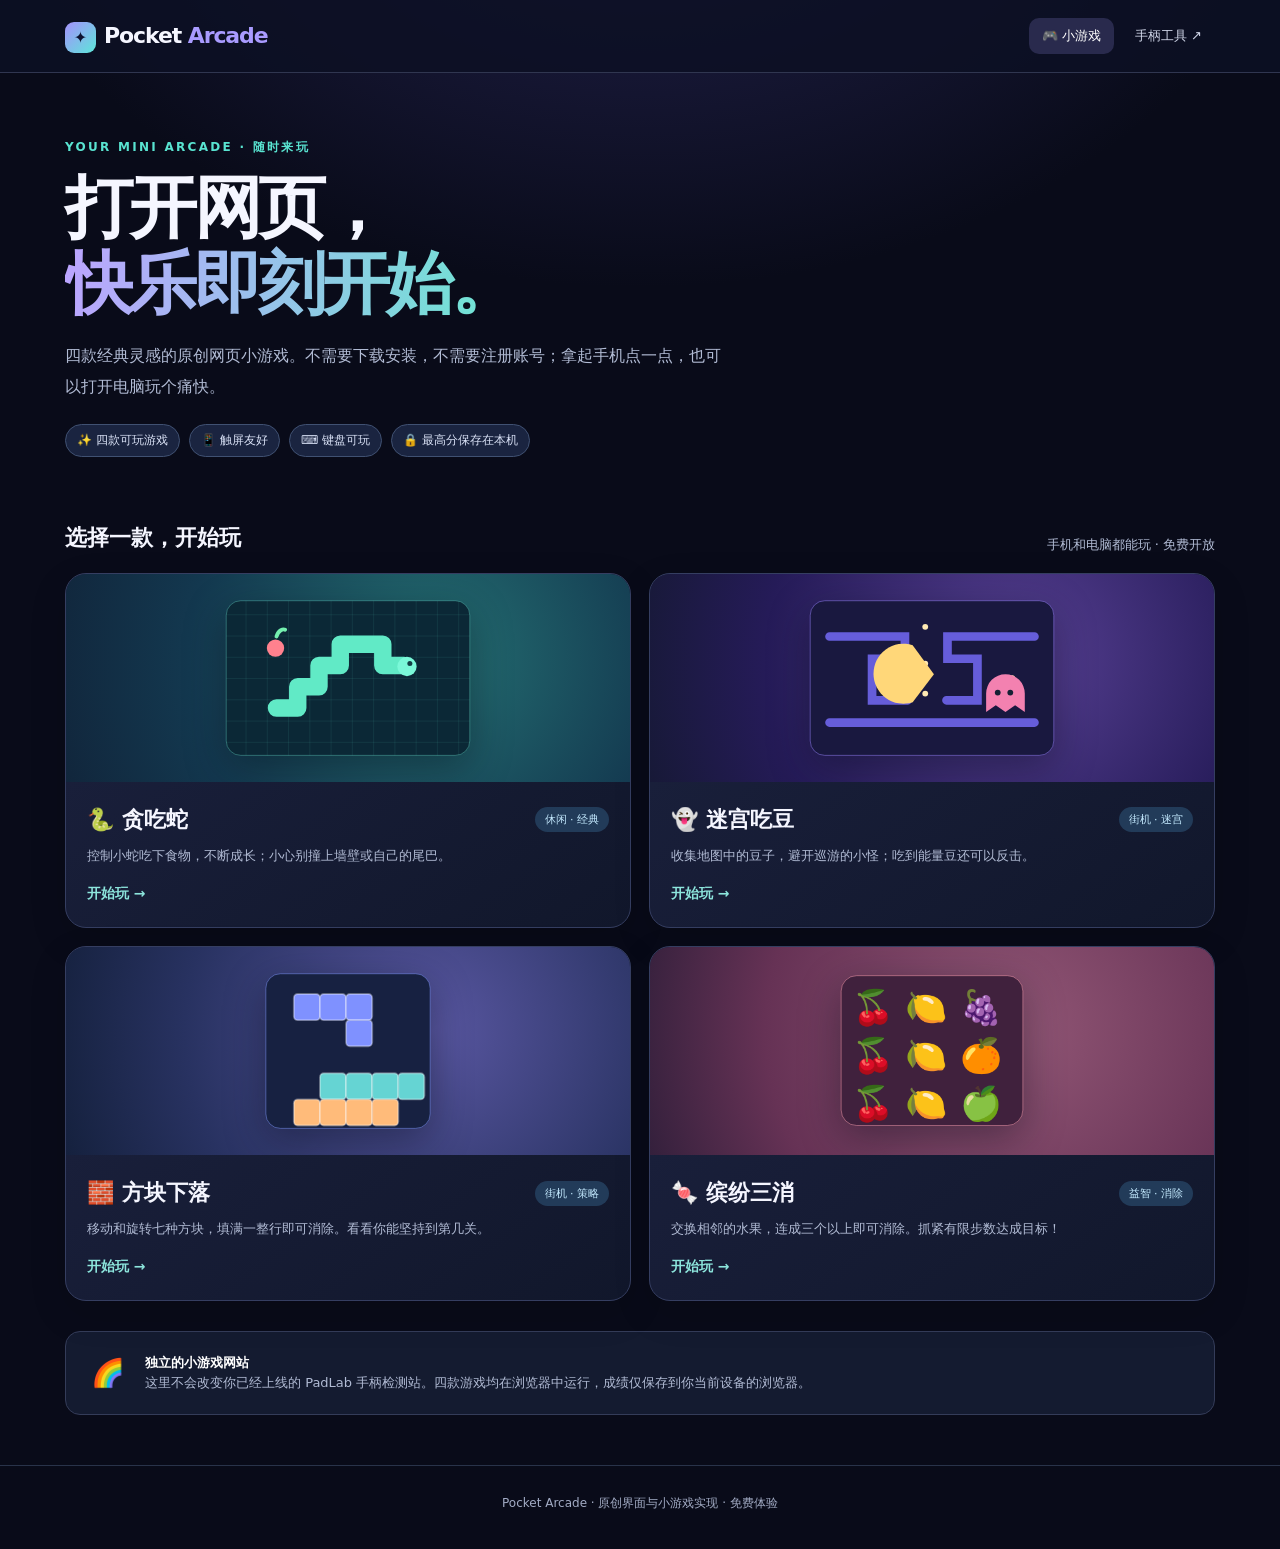
<file: index.html>
<!doctype html><html lang="zh-CN"><head><meta charset="utf-8"><meta name="viewport" content="width=device-width,initial-scale=1"><meta name="description" content="口袋街机：贪吃蛇、迷宫吃豆、方块下落、缤纷三消，手机电脑打开网页免费玩，不用下载。"><meta name="theme-color" content="#090b19"><title>口袋街机 Pocket Arcade | 免费网页小游戏</title><link rel="icon" href="favicon.svg" type="image/svg+xml"><link rel="stylesheet" href="styles.css"></head>
<body><header class="site-head"><div class="shell head-row"><a class="brand" href="./"><span class="brand-mark">✦</span>Pocket <b>Arcade</b></a><nav class="head-links"><a class="active" href="./">🎮 小游戏</a><a href="https://jpjian.github.io/reaction-test/" target="_blank" rel="noopener noreferrer">手柄工具 ↗</a></nav></div></header>
<main class="shell"><section class="hero"><div class="eyebrow">YOUR MINI ARCADE · 随时来玩</div><h1>打开网页，<br><span class="gradient">快乐即刻开始。</span></h1><p class="hero-text">四款经典灵感的原创网页小游戏。不需要下载安装，不需要注册账号；拿起手机点一点，也可以打开电脑玩个痛快。</p><div class="hero-tags"><span class="chip">✨ 四款可玩游戏</span><span class="chip">📱 触屏友好</span><span class="chip">⌨️ 键盘可玩</span><span class="chip">🔒 最高分保存在本机</span></div></section>
<div class="section-bar"><h2>选择一款，开始玩</h2><p>手机和电脑都能玩 · 免费开放</p></div><section class="game-list">
<a class="game-card" href="snake.html"><div class="art snake"><svg viewBox="0 0 300 175" aria-hidden="true"><defs><pattern id="sg" width="22" height="22" patternUnits="userSpaceOnUse"><path d="M22 0H0V22" fill="none" stroke="#65e5d4" stroke-opacity=".16" stroke-width="1"/></pattern></defs><rect x="24" y="8" width="252" height="160" rx="15" fill="#0b2836" stroke="#73efdb" stroke-opacity=".35"/><rect x="24" y="8" width="252" height="160" rx="15" fill="url(#sg)"/><path d="M76 119h22v-22h22V75h22V53h44v22h22" fill="none" stroke="#61eac6" stroke-width="18" stroke-linecap="round" stroke-linejoin="round"/><circle cx="211" cy="76" r="10" fill="#7af8d8"/><circle cx="214" cy="73" r="2.6" fill="#133f45"/><circle cx="75" cy="57" r="9" fill="#ff818e"/><path d="M76 45c2-7 7-8 9-7" stroke="#74f0af" stroke-width="4" fill="none" stroke-linecap="round"/></svg></div><div class="card-info"><div class="topline"><h3>🐍 贪吃蛇</h3><span class="game-pill">休闲 · 经典</span></div><p>控制小蛇吃下食物，不断成长；小心别撞上墙壁或自己的尾巴。</p><span class="play-link">开始玩 →</span></div></a>
<a class="game-card" href="maze.html"><div class="art maze"><svg viewBox="0 0 300 175" aria-hidden="true"><rect x="24" y="8" width="252" height="160" rx="15" fill="#19183f" stroke="#9a85ff" stroke-opacity=".5"/><g fill="none" stroke="#665dda" stroke-width="9" stroke-linecap="round"><path d="M44 45h78v23H88v43h37M256 45h-90v23h31v43h-32M44 134h212"/></g><g fill="#ffe9b3"><circle cx="143" cy="35" r="3"/><circle cx="143" cy="73" r="3"/><circle cx="143" cy="104" r="3"/><circle cx="233" cy="88" r="3"/></g><path d="M130 113A31 31 0 1 1 130 54L152 84z" fill="#ffd779"/><path d="M206 104a20 20 0 0 1 40 0v19l-10-7-10 7-10-7-10 7z" fill="#f381b0"/><circle cx="218" cy="103" r="3" fill="#142034"/><circle cx="231" cy="103" r="3" fill="#142034"/></svg></div><div class="card-info"><div class="topline"><h3>👻 迷宫吃豆</h3><span class="game-pill">街机 · 迷宫</span></div><p>收集地图中的豆子，避开巡游的小怪；吃到能量豆还可以反击。</p><span class="play-link">开始玩 →</span></div></a>
<a class="game-card" href="blocks.html"><div class="art blocks"><svg viewBox="0 0 300 175" aria-hidden="true"><rect x="65" y="8" width="170" height="160" rx="15" fill="#172141" stroke="#829aff" stroke-opacity=".5"/><g stroke="#ffffff55" stroke-width="2"><g fill="#7f91ff"><rect x="94" y="29" width="27" height="27" rx="4"/><rect x="121" y="29" width="27" height="27" rx="4"/><rect x="148" y="29" width="27" height="27" rx="4"/><rect x="148" y="56" width="27" height="27" rx="4"/></g><g fill="#65d4d3"><rect x="121" y="111" width="27" height="27" rx="4"/><rect x="148" y="111" width="27" height="27" rx="4"/><rect x="175" y="111" width="27" height="27" rx="4"/><rect x="202" y="111" width="27" height="27" rx="4"/></g><g fill="#ffbb7a"><rect x="94" y="138" width="27" height="27" rx="4"/><rect x="121" y="138" width="27" height="27" rx="4"/><rect x="148" y="138" width="27" height="27" rx="4"/><rect x="175" y="138" width="27" height="27" rx="4"/></g></g></svg></div><div class="card-info"><div class="topline"><h3>🧱 方块下落</h3><span class="game-pill">街机 · 策略</span></div><p>移动和旋转七种方块，填满一整行即可消除。看看你能坚持到第几关。</p><span class="play-link">开始玩 →</span></div></a>
<a class="game-card" href="match.html"><div class="art match"><svg viewBox="0 0 300 175" aria-hidden="true"><rect x="56" y="10" width="188" height="155" rx="16" fill="#40213d" stroke="#faa0b1" stroke-opacity=".5"/><g font-size="35" text-anchor="middle"><text x="89" y="55">🍒</text><text x="144" y="55">🍋</text><text x="201" y="55">🍇</text><text x="89" y="105">🍒</text><text x="144" y="105">🍋</text><text x="201" y="105">🍊</text><text x="89" y="154">🍒</text><text x="144" y="154">🍋</text><text x="201" y="154">🍏</text></g></svg></div><div class="card-info"><div class="topline"><h3>🍬 缤纷三消</h3><span class="game-pill">益智 · 消除</span></div><p>交换相邻的水果，连成三个以上即可消除。抓紧有限步数达成目标！</p><span class="play-link">开始玩 →</span></div></a>
</section><div class="section-note"><div class="icon">🌈</div><p><strong style="color:white">独立的小游戏网站</strong><br>这里不会改变你已经上线的 PadLab 手柄检测站。四款游戏均在浏览器中运行，成绩仅保存到你当前设备的浏览器。</p></div></main><footer class="footer">Pocket Arcade · 原创界面与小游戏实现 · 免费体验</footer></body></html>
</file>
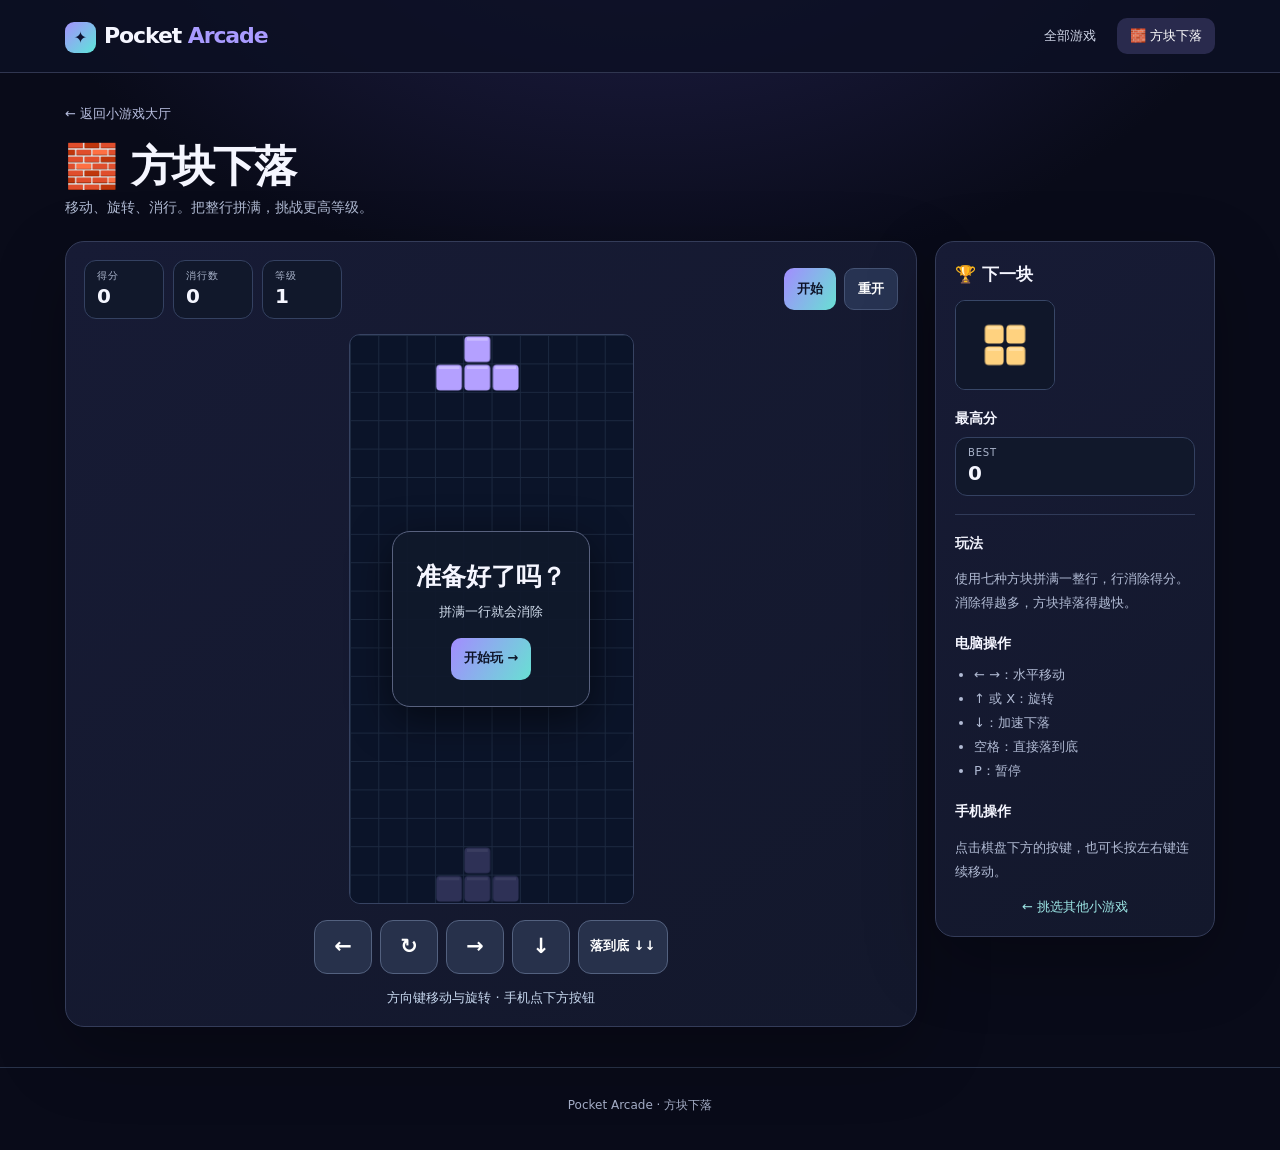
<file: blocks.html>
<!doctype html><html lang="zh-CN"><head><meta charset="utf-8"><meta name="viewport" content="width=device-width,initial-scale=1"><meta name="theme-color" content="#090b19"><title>方块下落 | 口袋街机</title><link rel="icon" href="favicon.svg" type="image/svg+xml"><link rel="stylesheet" href="styles.css"></head><body><header class="site-head"><div class="shell head-row"><a class="brand" href="./"><span class="brand-mark">✦</span>Pocket <b>Arcade</b></a><nav class="head-links"><a href="./">全部游戏</a><a class="active" href="blocks.html">🧱 方块下落</a></nav></div></header>
<main class="shell"><div class="game-intro"><a class="back-link" href="./">← 返回小游戏大厅</a><h1>🧱 方块下落</h1><p>移动、旋转、消行。把整行拼满，挑战更高等级。</p></div>
<div class="game-layout"><section class="panel play-panel"><div class="play-toolbar"><div class="metrics"><div class="metric"><small>得分</small><strong id="score">0</strong></div><div class="metric"><small>消行数</small><strong id="lines">0</strong></div><div class="metric"><small>等级</small><strong id="level">1</strong></div></div><div class="game-actions"><button class="btn primary" id="toggle">开始</button><button class="btn" id="restart">重开</button></div></div>
<div class="board-wrap tall"><canvas id="board" width="300" height="600" aria-label="方块下落游戏棋盘"></canvas><div class="state-overlay" id="overlay"><div class="state-card"><h2 id="overlayTitle">堆叠方块</h2><p id="overlayMessage">拼满横向一整行即可消除</p><button class="btn primary" id="overlayStart">开始玩 →</button></div></div></div>
<div class="touch-bar"><button class="control" data-action="left" aria-label="向左">←</button><button class="control" data-action="rotate" aria-label="旋转">↻</button><button class="control" data-action="right" aria-label="向右">→</button><button class="control" data-action="down" aria-label="加速下落">↓</button><button class="control wide" data-action="drop">落到底 ↓↓</button></div><div class="status-line" id="status" role="status">方向键移动与旋转 · 手机点下方按钮</div></section>
<aside class="panel side-panel"><h2>🏆 下一块</h2><canvas id="next" class="next-canvas" width="100" height="90" aria-label="下一个方块"></canvas><h3>最高分</h3><div class="metric"><small>BEST</small><strong id="best">0</strong></div><div class="divider"></div><h3>玩法</h3><p>使用七种方块拼满一整行，行消除得分。消除得越多，方块掉落得越快。</p><h3>电脑操作</h3><ul><li>← →：水平移动</li><li>↑ 或 X：旋转</li><li>↓：加速下落</li><li>空格：直接落到底</li><li>P：暂停</li></ul><h3>手机操作</h3><p>点击棋盘下方的按键，也可长按左右键连续移动。</p><a class="inline-link" href="./">← 挑选其他小游戏</a></aside></div></main><footer class="footer">Pocket Arcade · 方块下落</footer>
<script>
(()=>{'use strict';
const $=id=>document.getElementById(id),canvas=$('board'),ctx=canvas.getContext('2d'),nextCtx=$('next').getContext('2d');const W=10,H=20,CELL=30;
const shapes=[[[1,1,1,1]],[[1,1],[1,1]],[[0,1,0],[1,1,1]],[[0,1,1],[1,1,0]],[[1,1,0],[0,1,1]],[[1,0,0],[1,1,1]],[[0,0,1],[1,1,1]]];const palette=['#70dcea','#ffd27f','#b4a0ff','#7eddac','#ff8d8a','#78a6ff','#ffa976'];
let grid,current,upcoming,bag=[],state='ready',score=0,lines=0,level=1,fallTime=0,lastTime=0,best=0;try{best=Number(localStorage.getItem('pa-blocks-best'))||0}catch(_){}$('best').textContent=best;
function makeBag(){bag=[0,1,2,3,4,5,6];for(let i=bag.length-1;i>0;i--){const k=Math.floor(Math.random()*(i+1));[bag[i],bag[k]]=[bag[k],bag[i]]}}
function newPiece(){if(!bag.length)makeBag();const kind=bag.pop();const matrix=shapes[kind].map(row=>row.slice());return {kind,matrix,x:Math.floor((W-matrix[0].length)/2),y:0}}
function reset(){grid=Array.from({length:H},()=>Array(W).fill(null));bag=[];upcoming=newPiece();current=newPiece();score=0;lines=0;level=1;fallTime=0;state='ready';sync();show('准备好了吗？','拼满一行就会消除');$('toggle').textContent='开始';draw()}
function sync(){$('score').textContent=score;$('lines').textContent=lines;$('level').textContent=level;if(score>best){best=score;$('best').textContent=best;try{localStorage.setItem('pa-blocks-best',best)}catch(_){}}}
function show(title,detail){$('overlay').hidden=false;$('overlayTitle').textContent=title;$('overlayMessage').textContent=detail}
function start(){if(state==='over')reset();state='running';lastTime=performance.now();fallTime=0;$('overlay').hidden=true;$('toggle').textContent='暂停';$('status').textContent='游戏进行中 · 尽量消除更多行'}
function pause(){if(state!=='running')return;state='paused';$('toggle').textContent='继续';show('游戏已暂停','稍作休息，再继续');}
function toggle(){state==='running'?pause():start()}
function fits(piece,moveX=0,moveY=0,matrix=piece.matrix){for(let r=0;r<matrix.length;r++)for(let c=0;c<matrix[r].length;c++)if(matrix[r][c]){const x=piece.x+c+moveX,y=piece.y+r+moveY;if(x<0||x>=W||y>=H||y>=0&&grid[y][x]!==null)return false}return true}
function move(dx,dy){if(!fits(current,dx,dy))return false;current.x+=dx;current.y+=dy;return true}
function spin(){const old=current.matrix,matrix=old[0].map((_,i)=>old.map(row=>row[i]).reverse());for(const kick of [0,-1,1,-2,2])if(fits(current,kick,0,matrix)){current.matrix=matrix;current.x+=kick;return}}
function lock(){current.matrix.forEach((row,r)=>row.forEach((b,c)=>{if(b){const y=current.y+r;if(y>=0)grid[y][current.x+c]=current.kind}}));let count=0;for(let y=H-1;y>=0;y--)if(grid[y].every(v=>v!==null)){grid.splice(y,1);grid.unshift(Array(W).fill(null));count++;y++}if(count){score+=[0,100,300,500,800][count]*level;lines+=count;level=1+Math.floor(lines/10)}sync();current=upcoming;upcoming=newPiece();if(!fits(current)){state='over';$('toggle').textContent='重新开始';show('游戏结束','总得分：'+score);$('status').textContent='游戏结束。试试再来一次！'}}
function step(){if(!move(0,1))lock()}
function action(name){if(state==='ready')start();if(state!=='running')return;if(name==='left')move(-1,0);else if(name==='right')move(1,0);else if(name==='rotate')spin();else if(name==='down'){if(move(0,1)){score++;sync()}else lock();fallTime=0}else if(name==='drop'){let n=0;while(move(0,1))n++;score+=2*n;lock();fallTime=0}}
function block(ctx,x,y,size,color,alpha=1){ctx.globalAlpha=alpha;ctx.fillStyle=color;ctx.beginPath();ctx.roundRect(x+1.4,y+1.4,size-2.8,size-2.8,4);ctx.fill();ctx.fillStyle='#ffffff46';ctx.fillRect(x+4,y+3,size-8,3);ctx.globalAlpha=1}
function draw(){ctx.fillStyle='#0b1429';ctx.fillRect(0,0,300,600);ctx.strokeStyle='#1d2a41';ctx.lineWidth=1;for(let x=0;x<=W;x++){ctx.beginPath();ctx.moveTo(x*CELL+.5,0);ctx.lineTo(x*CELL+.5,600);ctx.stroke()}for(let y=0;y<=H;y++){ctx.beginPath();ctx.moveTo(0,y*CELL+.5);ctx.lineTo(300,y*CELL+.5);ctx.stroke()}grid.forEach((row,y)=>row.forEach((v,x)=>{if(v!==null)block(ctx,x*CELL,y*CELL,CELL,palette[v])}));if(current){let ghostY=0;while(fits(current,0,ghostY+1))ghostY++;current.matrix.forEach((row,r)=>row.forEach((v,c)=>{if(v){if(current.y+r+ghostY>=0)block(ctx,(current.x+c)*CELL,(current.y+r+ghostY)*CELL,CELL,palette[current.kind],.21);if(current.y+r>=0)block(ctx,(current.x+c)*CELL,(current.y+r)*CELL,CELL,palette[current.kind])}}))}nextCtx.fillStyle='#10172a';nextCtx.fillRect(0,0,100,90);if(upcoming){const s=22,x0=(100-upcoming.matrix[0].length*s)/2,y0=(90-upcoming.matrix.length*s)/2;upcoming.matrix.forEach((row,r)=>row.forEach((v,c)=>{if(v)block(nextCtx,x0+c*s,y0+r*s,s,palette[upcoming.kind])}))}}
function frame(now){if(state==='running'){fallTime+=Math.min(now-lastTime,100);const interval=Math.max(95,800*Math.pow(.82,level-1));if(fallTime>=interval){step();fallTime=0}}lastTime=now;draw();requestAnimationFrame(frame)}
const keys={ArrowLeft:'left',ArrowRight:'right',ArrowDown:'down',ArrowUp:'rotate',x:'rotate',X:'rotate'};window.addEventListener('keydown',e=>{if(e.code==='Space'){e.preventDefault();action('drop')}else if(e.key==='p'||e.key==='P'){e.preventDefault();toggle()}else if(keys[e.key]){e.preventDefault();action(keys[e.key])}});for(const b of document.querySelectorAll('[data-action]')){let delay=null,interval=null;const act=b.dataset.action;b.addEventListener('pointerdown',e=>{e.preventDefault();b.setPointerCapture(e.pointerId);action(act);if(['left','right','down'].includes(act)){delay=setTimeout(()=>{interval=setInterval(()=>action(act),85)},240)}});const cancel=()=>{clearTimeout(delay);clearInterval(interval);delay=null;interval=null};b.addEventListener('pointerup',cancel);b.addEventListener('pointercancel',cancel);b.addEventListener('lostpointercapture',cancel)}$('toggle').addEventListener('click',toggle);$('restart').addEventListener('click',()=>{reset();start()});$('overlayStart').addEventListener('click',start);document.addEventListener('visibilitychange',()=>{if(document.hidden)pause()});reset();requestAnimationFrame(frame)
})();
</script></body></html>
</file>
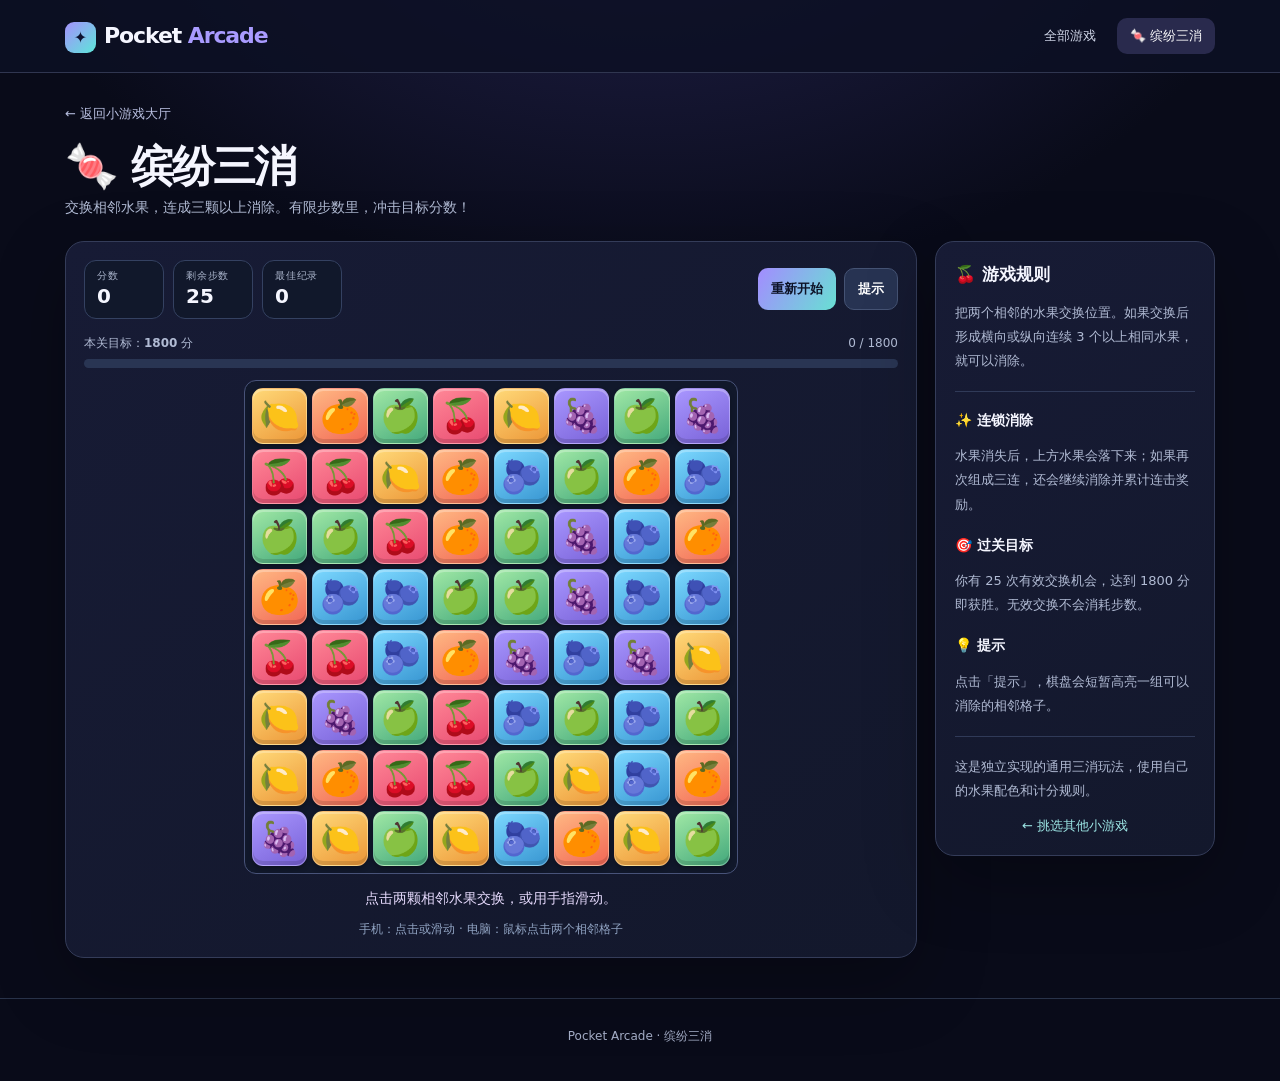
<file: match.html>
<!doctype html><html lang="zh-CN"><head><meta charset="utf-8"><meta name="viewport" content="width=device-width,initial-scale=1"><meta name="theme-color" content="#090b19"><title>缤纷三消 | 口袋街机</title><link rel="icon" href="favicon.svg" type="image/svg+xml"><link rel="stylesheet" href="styles.css"></head><body>
<header class="site-head"><div class="shell head-row"><a class="brand" href="./"><span class="brand-mark">✦</span>Pocket <b>Arcade</b></a><nav class="head-links"><a href="./">全部游戏</a><a class="active" href="match.html">🍬 缤纷三消</a></nav></div></header>
<main class="shell"><div class="game-intro"><a class="back-link" href="./">← 返回小游戏大厅</a><h1>🍬 缤纷三消</h1><p>交换相邻水果，连成三颗以上消除。有限步数里，冲击目标分数！</p></div>
<div class="game-layout"><section class="panel play-panel"><div class="play-toolbar"><div class="metrics"><div class="metric"><small>分数</small><strong id="score">0</strong></div><div class="metric"><small>剩余步数</small><strong id="moves">25</strong></div><div class="metric"><small>最佳纪录</small><strong id="best">0</strong></div></div><div class="game-actions"><button class="btn primary" id="restart">重新开始</button><button class="btn" id="hint">提示</button></div></div>
<div class="match-legend"><span>本关目标：<strong id="goal">1800</strong> 分</span><span id="progressText">0 / 1800</span></div><div class="match-progress"><div id="progress"></div></div>
<div class="board-wrap"><div id="board" class="match-board" role="group" aria-label="水果消除棋盘"></div></div>
<div class="match-message" id="message" role="status">点击两颗相邻水果交换，或用手指滑动。</div><div class="help-tip">手机：点击或滑动 · 电脑：鼠标点击两个相邻格子</div></section>
<aside class="panel side-panel"><h2>🍒 游戏规则</h2><p>把两个相邻的水果交换位置。如果交换后形成横向或纵向连续 3 个以上相同水果，就可以消除。</p><div class="divider"></div><h3>✨ 连锁消除</h3><p>水果消失后，上方水果会落下来；如果再次组成三连，还会继续消除并累计连击奖励。</p><h3>🎯 过关目标</h3><p>你有 25 次有效交换机会，达到 1800 分即获胜。无效交换不会消耗步数。</p><h3>💡 提示</h3><p>点击「提示」，棋盘会短暂高亮一组可以消除的相邻格子。</p><div class="divider"></div><p>这是独立实现的通用三消玩法，使用自己的水果配色和计分规则。</p><a class="inline-link" href="./">← 挑选其他小游戏</a></aside></div></main><footer class="footer">Pocket Arcade · 缤纷三消</footer>
<script>
(()=>{'use strict';
const $=id=>document.getElementById(id),N=8,TYPES=6,GOAL=1800,ICONS=['🍒','🍋','🍇','🫐','🍏','🍊'];let board,score=0,moves=25,selected=-1,busy=false,ended=false,best=0,hintTimeout=null;
try{best=Number(localStorage.getItem('pa-match-best'))||0}catch(_){}$('best').textContent=best;
const random=()=>Math.floor(Math.random()*TYPES);const idx=(r,c)=>r*N+c;
function swap(a,b){[board[a],board[b]]=[board[b],board[a]]}
function adjacent(a,b){const r1=Math.floor(a/N),c1=a%N,r2=Math.floor(b/N),c2=b%N;return Math.abs(r1-r2)+Math.abs(c1-c2)===1}
function matches(){const hits=new Set();for(let r=0;r<N;r++){let start=0;while(start<N){let end=start+1;while(end<N&&board[idx(r,end)]!==null&&board[idx(r,end)]===board[idx(r,start)])end++;if(board[idx(r,start)]!==null&&end-start>=3)for(let c=start;c<end;c++)hits.add(idx(r,c));start=end}}for(let c=0;c<N;c++){let start=0;while(start<N){let end=start+1;while(end<N&&board[idx(end,c)]!==null&&board[idx(end,c)]===board[idx(start,c)])end++;if(board[idx(start,c)]!==null&&end-start>=3)for(let r=start;r<end;r++)hits.add(idx(r,c));start=end}}return [...hits]}
function findMove(){for(let r=0;r<N;r++)for(let c=0;c<N;c++){const a=idx(r,c);for(const [dr,dc] of [[0,1],[1,0]]){const rr=r+dr,cc=c+dc;if(rr>=N||cc>=N)continue;const b=idx(rr,cc);swap(a,b);const valid=matches().length>0;swap(a,b);if(valid)return[a,b]}}return null}
function freshBoard(){let tries=0;do{board=Array(N*N).fill(null);for(let r=0;r<N;r++)for(let c=0;c<N;c++){let possible=[0,1,2,3,4,5];if(c>=2&&board[idx(r,c-1)]===board[idx(r,c-2)])possible=possible.filter(k=>k!==board[idx(r,c-1)]);if(r>=2&&board[idx(r-1,c)]===board[idx(r-2,c)])possible=possible.filter(k=>k!==board[idx(r-1,c)]);board[idx(r,c)]=possible[Math.floor(Math.random()*possible.length)]}tries++}while(!findMove()&&tries<500)}
function showMessage(text){$('message').textContent=text}
function sync(){$('score').textContent=score;$('moves').textContent=moves;$('progressText').textContent=score+' / '+GOAL;$('progress').style.width=Math.min(100,score/GOAL*100)+'%';if(score>best){best=score;$('best').textContent=best;try{localStorage.setItem('pa-match-best',best)}catch(_){}}}
function redraw(){const container=$('board');container.replaceChildren();for(let i=0;i<board.length;i++){const t=document.createElement('button');t.type='button';t.className='tile'+(selected===i?' selected':'')+(board[i]===null?' blank':'');t.dataset.index=i;t.dataset.kind=board[i]===null?'0':String(board[i]);t.textContent=board[i]===null?'':ICONS[board[i]];t.setAttribute('aria-label',(Math.floor(i/N)+1)+'行'+(i%N+1)+'列 '+(board[i]===null?'空格':ICONS[board[i]]));t.disabled=busy||ended;t.addEventListener('click',()=>{if(Date.now()<suppressClicksUntil)return;tap(i)});t.addEventListener('pointerdown',e=>{if(e.pointerType==='touch'||e.pointerType==='pen'){gesture={index:i,x:e.clientX,y:e.clientY};t.setPointerCapture(e.pointerId)}});t.addEventListener('pointerup',e=>{if(!gesture)return;const from=gesture;gesture=null;const dx=e.clientX-from.x,dy=e.clientY-from.y;if(Math.max(Math.abs(dx),Math.abs(dy))<23)return;const toR=Math.floor(from.index/N)+(Math.abs(dy)>Math.abs(dx)?Math.sign(dy):0),toC=from.index%N+(Math.abs(dx)>Math.abs(dy)?Math.sign(dx):0);if(toR<0||toR>=N||toC<0||toC>=N)return;suppressClicksUntil=Date.now()+350;attempt(from.index,idx(toR,toC))});container.appendChild(t)}}
let gesture=null,suppressClicksUntil=0;
const wait=(ms)=>new Promise(resolve=>setTimeout(resolve,ms));
async function attempt(a,b){if(busy||ended||!adjacent(a,b))return;busy=true;selected=-1;swap(a,b);redraw();await wait(150);if(matches().length===0){swap(a,b);busy=false;showMessage('这次交换无法消除，换一对试试。');redraw();return}
moves--;let chain=0,total=0;while(true){const hits=matches();if(!hits.length)break;chain++;total+=hits.length;score+=hits.length*60*chain;for(const i of hits)board[i]=null;redraw();await wait(170);for(let c=0;c<N;c++){const values=[];for(let r=N-1;r>=0;r--){const v=board[idx(r,c)];if(v!==null)values.push(v)}for(let r=N-1;r>=0;r--)board[idx(r,c)]=N-1-r<values.length?values[N-1-r]:random()}redraw();await wait(160);if(chain>=30)break}
sync();showMessage((chain>1?'✨ '+chain+' 连锁！':'漂亮！')+' 本次消除 '+total+' 个水果。');if(score>=GOAL){ended=true;showMessage('🎉 恭喜过关！你达到了 '+GOAL+' 分！点击「重新开始」再玩一次。')}else if(moves<=0){ended=true;showMessage('本局结束，得分 '+score+'。继续挑战更高分吧！')}else if(!findMove()){showMessage('没有可消除的交换了，自动重新排列水果。');freshBoard()}busy=false;redraw()}
function tap(i){if(busy||ended)return;if(selected===i){selected=-1;redraw();return}if(selected<0){selected=i;redraw();return}if(adjacent(selected,i)){const a=selected;selected=-1;attempt(a,i)}else{selected=i;redraw()}}
function reset(){clearTimeout(hintTimeout);busy=false;ended=false;selected=-1;score=0;moves=25;freshBoard();sync();showMessage('点击两颗相邻水果交换，或用手指滑动。');redraw()}
$('hint').addEventListener('click',()=>{if(busy||ended)return;const pair=findMove();if(!pair){showMessage('暂时没有可交换组合，即将刷新棋盘。');freshBoard();redraw();return}redraw();pair.forEach(i=>document.querySelector('[data-index="'+i+'"]').classList.add('hinted'));showMessage('💡 看看闪动的这两个水果！')});$('restart').addEventListener('click',reset);reset();
})();
</script></body></html>
</file>
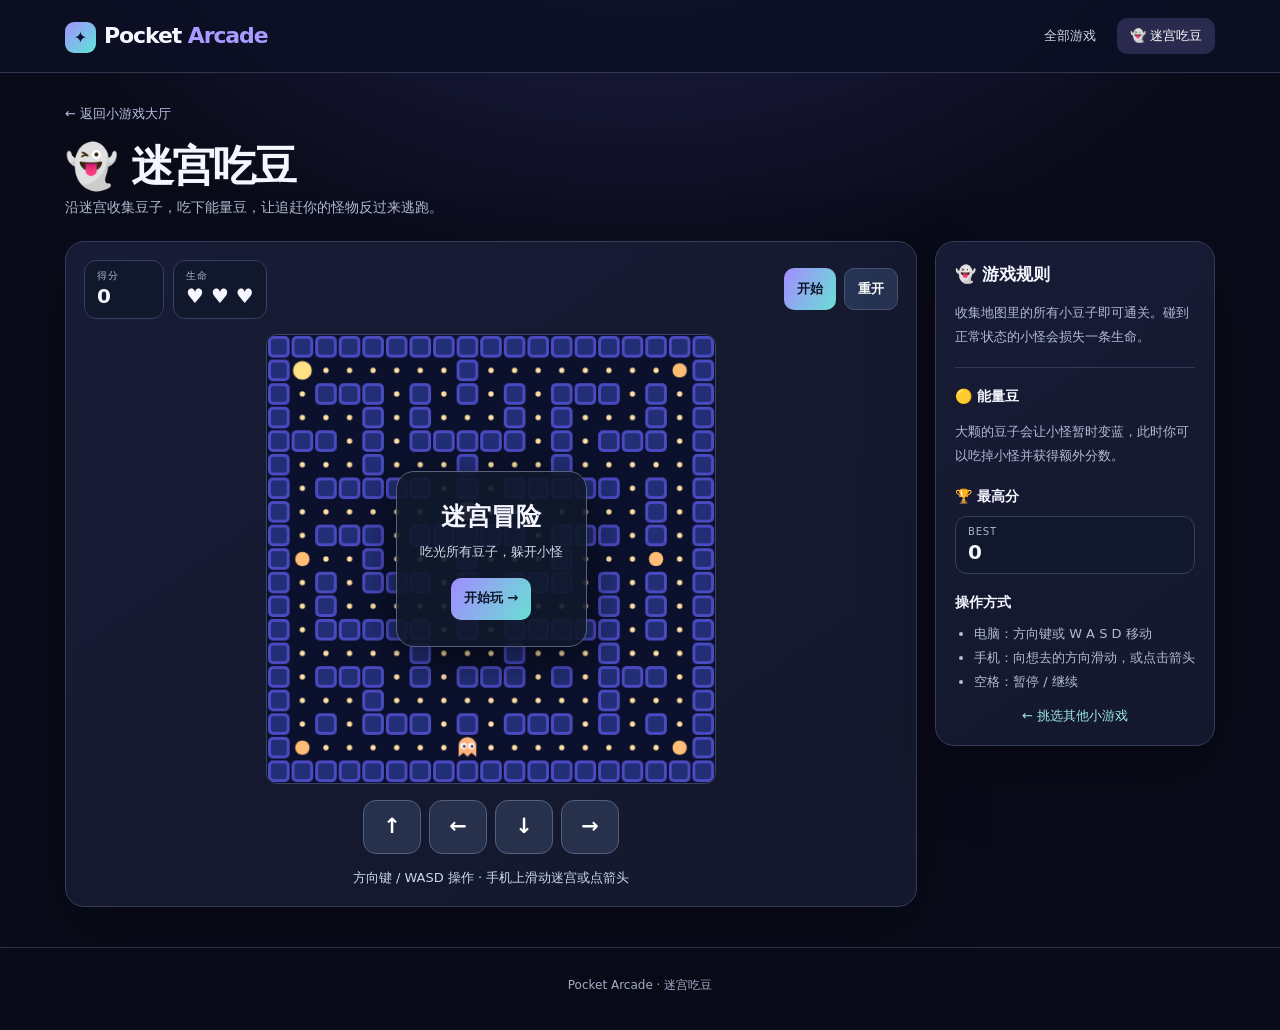
<file: maze.html>
<!doctype html><html lang="zh-CN"><head><meta charset="utf-8"><meta name="viewport" content="width=device-width,initial-scale=1"><meta name="theme-color" content="#090b19"><title>迷宫吃豆 | 口袋街机</title><link rel="icon" href="favicon.svg" type="image/svg+xml"><link rel="stylesheet" href="styles.css"></head><body>
<header class="site-head"><div class="shell head-row"><a class="brand" href="./"><span class="brand-mark">✦</span>Pocket <b>Arcade</b></a><nav class="head-links"><a href="./">全部游戏</a><a class="active" href="maze.html">👻 迷宫吃豆</a></nav></div></header>
<main class="shell"><div class="game-intro"><a class="back-link" href="./">← 返回小游戏大厅</a><h1>👻 迷宫吃豆</h1><p>沿迷宫收集豆子，吃下能量豆，让追赶你的怪物反过来逃跑。</p></div>
<div class="game-layout"><section class="panel play-panel"><div class="play-toolbar"><div class="metrics"><div class="metric"><small>得分</small><strong id="score">0</strong></div><div class="metric"><small>生命</small><strong id="lives">♥ ♥ ♥</strong></div></div><div class="game-actions"><button class="btn primary" id="toggle">开始</button><button class="btn" id="restart">重开</button></div></div>
<div class="board-wrap square"><canvas id="board" width="456" height="456" aria-label="迷宫吃豆游戏棋盘"></canvas><div class="state-overlay" id="overlay"><div class="state-card"><h2 id="overlayTitle">迷宫冒险</h2><p id="overlayMessage">吃光豆子，躲开小怪</p><button class="btn primary" id="overlayStart">开始玩 →</button></div></div></div>
<div class="touch-bar"><button class="control" data-dir="up" aria-label="向上">↑</button><button class="control" data-dir="left" aria-label="向左">←</button><button class="control" data-dir="down" aria-label="向下">↓</button><button class="control" data-dir="right" aria-label="向右">→</button></div><div class="status-line" id="status" role="status">方向键 / WASD 操作 · 手机上滑动迷宫或点箭头</div></section>
<aside class="panel side-panel"><h2>👻 游戏规则</h2><p>收集地图里的所有小豆子即可通关。碰到正常状态的小怪会损失一条生命。</p><div class="divider"></div><h3>🟡 能量豆</h3><p>大颗的豆子会让小怪暂时变蓝，此时你可以吃掉小怪并获得额外分数。</p><h3>🏆 最高分</h3><div class="metric"><small>BEST</small><strong id="best">0</strong></div><h3>操作方式</h3><ul><li>电脑：方向键或 W A S D 移动</li><li>手机：向想去的方向滑动，或点击箭头</li><li>空格：暂停 / 继续</li></ul><a class="inline-link" href="./">← 挑选其他小游戏</a></aside></div></main><footer class="footer">Pocket Arcade · 迷宫吃豆</footer>
<script>
(()=>{'use strict';
const $=id=>document.getElementById(id),canvas=$('board'),ctx=canvas.getContext('2d'),N=19,S=24;
const mapText=[
'###################',
'#P......#........o#',
'#.###.#.#.#.###.#.#',
'#...#.#...#.#...#.#',
'###.#.#####.#.###.#',
'#...#...#...#.....#',
'#.#####.#.#####.#.#',
'#.......G.......#.#',
'#.###.#####.###.#.#',
'#o..#...#...#...o.#',
'#.#.###.#.###.#.#.#',
'#.#.....G.....#.#.#',
'#.#####.#.#####.#.#',
'#.....#...#...#...#',
'#.###.#.###.#.###.#',
'#...#.........#...#',
'#.#.###.#.###.#.#.#',
'#o......G........o#',
'###################'];
const dirs=[{x:1,y:0},{x:0,y:1},{x:-1,y:0},{x:0,y:-1}];let map,player,ghosts,direction,desired,pellets,lives,score,state='ready',best=0,ticks=0,lastTime=0,accum=0,powerUntil=0,invulnerableUntil=0;
try{best=Number(localStorage.getItem('pa-maze-best'))||0}catch(_){}$('best').textContent=best;
function reset(){ghosts=[];map=mapText.map((row,y)=>row.split('').map((v,x)=>{if(v==='P'){player={x,y};return ' '}if(v==='G'){ghosts.push({x,y,home:{x,y},direction:{x:0,y:0},color:['#ff98bf','#8ceaff','#ffb37b'][ghosts.length]});return ' '}return v}));direction={x:0,y:0};desired={x:0,y:0};pellets=map.flat().filter(v=>v==='.'||v==='o').length;score=0;lives=3;ticks=0;state='ready';powerUntil=0;invulnerableUntil=0;sync();$('toggle').textContent='开始';show('迷宫冒险','吃光所有豆子，躲开小怪');draw(0)}
function sync(){$('score').textContent=score;$('lives').textContent='♥ '.repeat(lives).trim();if(score>best){best=score;$('best').textContent=best;try{localStorage.setItem('pa-maze-best',best)}catch(_){}}}
function show(title,msg){$('overlayTitle').textContent=title;$('overlayMessage').textContent=msg;$('overlay').hidden=false}
function start(){if(state==='over')reset();state='running';lastTime=performance.now();accum=0;$('overlay').hidden=true;$('toggle').textContent='暂停';$('status').textContent='抓紧收集豆子！大豆子可以让小怪暂时变蓝。'}
function pause(){if(state==='running'){state='paused';$('toggle').textContent='继续';show('暂停中','休息一下再继续')}}
function toggle(){state==='running'?pause():start()}
function can(x,y){return x>=0&&x<N&&y>=0&&y<N&&map[y][x]!=='#'}
function choose(dx,dy){desired={x:dx,y:dy};if(state==='ready')start()}
function getDistanceMap(tx,ty){const dist=Array.from({length:N},()=>Array(N).fill(9999));dist[ty][tx]=0;const queue=[[tx,ty]];for(let h=0;h<queue.length;h++){const [x,y]=queue[h];for(const d of dirs){const nx=x+d.x,ny=y+d.y;if(can(nx,ny)&&dist[ny][nx]>dist[y][x]+1){dist[ny][nx]=dist[y][x]+1;queue.push([nx,ny])}}}return dist}
function hit(now){if(now<invulnerableUntil)return;const frightened=now<powerUntil;for(const g of ghosts){if(g.x!==player.x||g.y!==player.y)continue;if(frightened){score+=200;g.x=g.home.x;g.y=g.home.y;g.direction={x:0,y:0};sync();$('status').textContent='吃掉小怪，奖励 200 分！'}else{lives--;sync();if(lives<=0){state='over';$('toggle').textContent='再玩一次';show('游戏结束','最终得分：'+score);$('status').textContent='游戏结束，欢迎再次挑战！'}else{player={x:1,y:1};direction={x:0,y:0};desired={x:0,y:0};ghosts.forEach(g=>{g.x=g.home.x;g.y=g.home.y;g.direction={x:0,y:0}});invulnerableUntil=now+1800;$('status').textContent='被小怪碰到了！现在还有 '+lives+' 条生命。'}return}}}
function gameStep(now){if(state!=='running')return;ticks++;
if(can(player.x+desired.x,player.y+desired.y)&&(desired.x||desired.y))direction=desired;
if(can(player.x+direction.x,player.y+direction.y)){player.x+=direction.x;player.y+=direction.y}
const tile=map[player.y][player.x];if(tile==='.'||tile==='o'){map[player.y][player.x]=' ';pellets--;score+=tile==='o'?50:10;if(tile==='o'){powerUntil=now+7500;$('status').textContent='能量模式！快去抓蓝色小怪！'}sync();if(pellets===0){state='over';$('toggle').textContent='再玩一次';show('挑战成功！','你吃光了所有豆子，得分：'+score);return}}
hit(now);if(state!=='running')return;
if(ticks%2===0){const dist=getDistanceMap(player.x,player.y);const frightened=now<powerUntil;for(const g of ghosts){let opts=dirs.filter(d=>can(g.x+d.x,g.y+d.y));if(opts.length>1)opts=opts.filter(d=>d.x!==-g.direction.x||d.y!==-g.direction.y);if(!opts.length)continue;opts.sort((a,b)=>{const da=dist[g.y+a.y][g.x+a.x],db=dist[g.y+b.y][g.x+b.x];return frightened?db-da:da-db});const pick=Math.random()<.72?opts[0]:opts[Math.floor(Math.random()*opts.length)];g.x+=pick.x;g.y+=pick.y;g.direction=pick}hit(now)}}
function draw(now){ctx.fillStyle='#0b112c';ctx.fillRect(0,0,456,456);for(let y=0;y<N;y++)for(let x=0;x<N;x++){const v=map[y][x];const px=x*S,py=y*S;if(v==='#'){ctx.fillStyle='#4b4ac1';ctx.beginPath();ctx.roundRect(px+1,py+1,S-2,S-2,5);ctx.fill();ctx.fillStyle='#222e76';ctx.beginPath();ctx.roundRect(px+4,py+4,S-8,S-8,3);ctx.fill()}else if(v==='.'||v==='o'){ctx.fillStyle=v==='.'?'#ffe0a4':'#ffbd75';ctx.beginPath();ctx.arc(px+S/2,py+S/2,v==='.'?2.7:7+(Math.sin(now/210)*1.2),0,Math.PI*2);ctx.fill()}}
for(const g of ghosts){const x=(g.x+.5)*S,y=(g.y+.55)*S;ctx.fillStyle=now<powerUntil?'#7b8ff1':g.color;ctx.beginPath();ctx.arc(x,y-3,9,Math.PI,0);ctx.lineTo(x+9,y+8);ctx.lineTo(x+4,y+4);ctx.lineTo(x,y+8);ctx.lineTo(x-4,y+4);ctx.lineTo(x-9,y+8);ctx.closePath();ctx.fill();for(const ex of [-4,4]){ctx.fillStyle='white';ctx.beginPath();ctx.arc(x+ex,y-3,3.2,0,Math.PI*2);ctx.fill();ctx.fillStyle='#24285a';ctx.beginPath();ctx.arc(x+ex+.7,y-2.5,1.4,0,Math.PI*2);ctx.fill()}}
if(now>=invulnerableUntil||Math.floor(now/150)%2===0){const px=(player.x+.5)*S,py=(player.y+.5)*S;const angle=Math.atan2(direction.y,direction.x);const open=(direction.x||direction.y)? .23 : 0;ctx.fillStyle='#ffe185';ctx.beginPath();ctx.moveTo(px,py);ctx.arc(px,py,9.6,angle+open,angle+Math.PI*2-open);ctx.closePath();ctx.fill()}}
function frame(now){if(state==='running'){accum+=Math.min(now-lastTime,200);if(accum>=132){accum=0;gameStep(now)}}lastTime=now;draw(now);requestAnimationFrame(frame)}
const keyMap={ArrowUp:[0,-1],ArrowDown:[0,1],ArrowLeft:[-1,0],ArrowRight:[1,0],w:[0,-1],s:[0,1],a:[-1,0],d:[1,0]};window.addEventListener('keydown',e=>{const move=keyMap[e.key]||keyMap[e.key.toLowerCase?.()];if(move){e.preventDefault();choose(...move)}else if(e.code==='Space'){e.preventDefault();toggle()}});for(const b of document.querySelectorAll('[data-dir]'))b.addEventListener('click',()=>{const d={up:[0,-1],down:[0,1],left:[-1,0],right:[1,0]}[b.dataset.dir];choose(...d)});let origin=null;canvas.addEventListener('pointerdown',e=>{origin={x:e.clientX,y:e.clientY};canvas.setPointerCapture(e.pointerId)});canvas.addEventListener('pointerup',e=>{if(!origin)return;const dx=e.clientX-origin.x,dy=e.clientY-origin.y;origin=null;if(Math.max(Math.abs(dx),Math.abs(dy))<18)return;Math.abs(dx)>Math.abs(dy)?choose(Math.sign(dx),0):choose(0,Math.sign(dy))});$('toggle').addEventListener('click',toggle);$('overlayStart').addEventListener('click',start);$('restart').addEventListener('click',()=>{reset();start()});document.addEventListener('visibilitychange',()=>{if(document.hidden)pause()});reset();requestAnimationFrame(frame)
})();
</script></body></html>
</file>
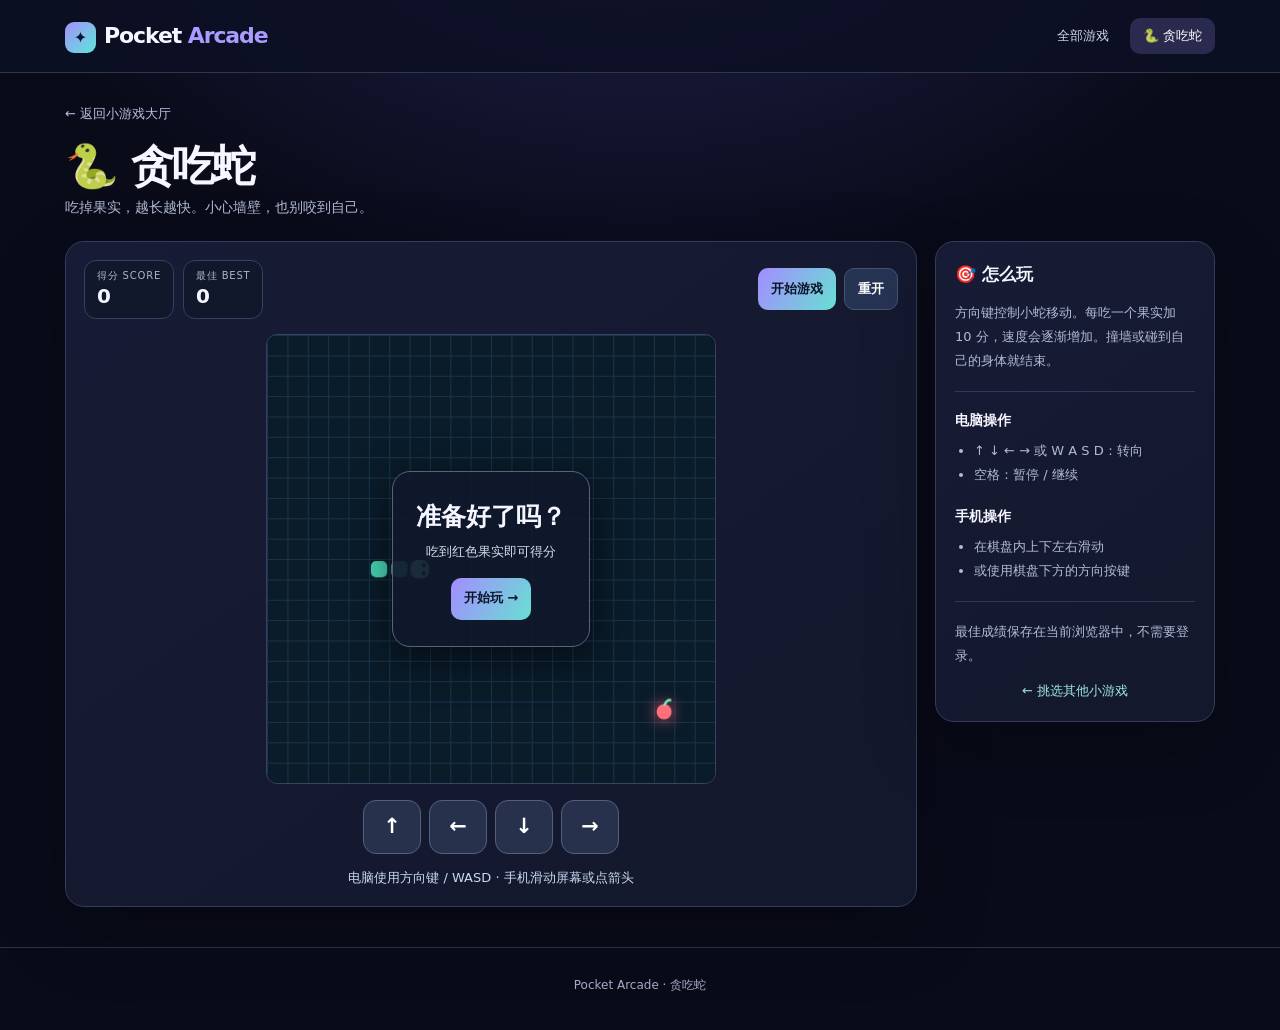
<file: snake.html>
<!doctype html><html lang="zh-CN"><head><meta charset="utf-8"><meta name="viewport" content="width=device-width,initial-scale=1"><meta name="theme-color" content="#090b19"><title>贪吃蛇 | 口袋街机</title><link rel="icon" href="favicon.svg" type="image/svg+xml"><link rel="stylesheet" href="styles.css"></head><body>
<header class="site-head"><div class="shell head-row"><a class="brand" href="./"><span class="brand-mark">✦</span>Pocket <b>Arcade</b></a><nav class="head-links"><a href="./">全部游戏</a><a class="active" href="snake.html">🐍 贪吃蛇</a></nav></div></header>
<main class="shell"><div class="game-intro"><a class="back-link" href="./">← 返回小游戏大厅</a><h1>🐍 贪吃蛇</h1><p>吃掉果实，越长越快。小心墙壁，也别咬到自己。</p></div>
<div class="game-layout"><section class="panel play-panel"><div class="play-toolbar"><div class="metrics"><div class="metric"><small>得分 SCORE</small><strong id="score">0</strong></div><div class="metric"><small>最佳 BEST</small><strong id="best">0</strong></div></div><div class="game-actions"><button class="btn primary" id="toggle">开始游戏</button><button class="btn" id="restart">重开</button></div></div>
<div class="board-wrap square"><canvas id="board" width="440" height="440" aria-label="贪吃蛇游戏棋盘"></canvas><div class="state-overlay" id="overlay"><div class="state-card"><h2 id="overlayTitle">准备好了吗？</h2><p id="overlayMessage">吃到红色果实即可得分</p><button class="btn primary" id="overlayStart">开始玩 →</button></div></div></div>
<div class="touch-bar"><button class="control" data-dir="up" aria-label="向上">↑</button><button class="control" data-dir="left" aria-label="向左">←</button><button class="control" data-dir="down" aria-label="向下">↓</button><button class="control" data-dir="right" aria-label="向右">→</button></div><div class="status-line" id="status" role="status">电脑使用方向键 / WASD · 手机滑动屏幕或点箭头</div></section>
<aside class="panel side-panel"><h2>🎯 怎么玩</h2><p>方向键控制小蛇移动。每吃一个果实加 10 分，速度会逐渐增加。撞墙或碰到自己的身体就结束。</p><div class="divider"></div><h3>电脑操作</h3><ul><li>↑ ↓ ← → 或 W A S D：转向</li><li>空格：暂停 / 继续</li></ul><h3>手机操作</h3><ul><li>在棋盘内上下左右滑动</li><li>或使用棋盘下方的方向按键</li></ul><div class="divider"></div><p>最佳成绩保存在当前浏览器中，不需要登录。</p><a class="inline-link" href="./">← 挑选其他小游戏</a></aside></div></main><footer class="footer">Pocket Arcade · 贪吃蛇</footer>
<script>
(()=>{'use strict';
const canvas=document.getElementById('board'),ctx=canvas.getContext('2d');const $=id=>document.getElementById(id);const cells=22,tile=canvas.width/cells;let snake,dir,nextDir,fruit,score,state='ready',lastTime=0,accum=0;
let best=0;try{best=Number(localStorage.getItem('pa-snake-best'))||0}catch(_){}$('best').textContent=best;
function randomFruit(){const open=[];for(let y=0;y<cells;y++)for(let x=0;x<cells;x++)if(!snake.some(s=>s.x===x&&s.y===y))open.push({x,y});return open.length?open[Math.floor(Math.random()*open.length)]:null}
function reset(){snake=[{x:7,y:11},{x:6,y:11},{x:5,y:11}];dir={x:1,y:0};nextDir={x:1,y:0};fruit=randomFruit();score=0;state='ready';lastTime=0;accum=0;$('score').textContent='0';$('toggle').textContent='开始游戏';showOverlay('准备好了吗？','吃到红色果实即可得分');draw()}
function showOverlay(title,msg){$('overlayTitle').textContent=title;$('overlayMessage').textContent=msg;$('overlay').hidden=false}
function start(){if(state==='over')reset();state='running';lastTime=performance.now();accum=0;$('overlay').hidden=true;$('toggle').textContent='暂停';$('status').textContent='游戏进行中 · 吃到果实，挑战纪录！'}
function pause(){if(state!=='running')return;state='paused';$('toggle').textContent='继续';showOverlay('已暂停','准备好就继续吧')}
function toggle(){if(state==='running')pause();else start()}
function change(x,y){if(x===-dir.x&&y===-dir.y)return;nextDir={x,y};if(state==='ready')start()}
function end(won=false){state='over';$('toggle').textContent='再玩一次';$('status').textContent=won?'棋盘已填满，太厉害了！':'游戏结束，来刷新你的纪录吧！';showOverlay(won?'完美通关！':'游戏结束','本次得分：'+score)}
function update(){dir=nextDir;const h={x:snake[0].x+dir.x,y:snake[0].y+dir.y};const eats=fruit&&h.x===fruit.x&&h.y===fruit.y;const body=eats?snake:snake.slice(0,-1);if(h.x<0||h.x>=cells||h.y<0||h.y>=cells||body.some(s=>s.x===h.x&&s.y===h.y)){end();return}snake.unshift(h);if(eats){score+=10;$('score').textContent=score;if(score>best){best=score;$('best').textContent=best;try{localStorage.setItem('pa-snake-best',best)}catch(_){}}fruit=randomFruit();if(!fruit){end(true);return}}else snake.pop()}
function cellRect(x,y,color,inset=2,radius=5){ctx.fillStyle=color;ctx.beginPath();ctx.roundRect(x*tile+inset,y*tile+inset,tile-inset*2,tile-inset*2,radius);ctx.fill()}
function draw(){ctx.fillStyle='#0a1b29';ctx.fillRect(0,0,canvas.width,canvas.height);ctx.strokeStyle='#18354b';ctx.lineWidth=1;for(let i=0;i<=cells;i++){ctx.beginPath();ctx.moveTo(i*tile+.5,0);ctx.lineTo(i*tile+.5,canvas.height);ctx.moveTo(0,i*tile+.5);ctx.lineTo(canvas.width,i*tile+.5);ctx.stroke()}if(fruit){const px=(fruit.x+.5)*tile,py=(fruit.y+.5)*tile;ctx.shadowColor='#ff657e';ctx.shadowBlur=16;ctx.fillStyle='#ff707c';ctx.beginPath();ctx.arc(px,py,tile*.37,0,Math.PI*2);ctx.fill();ctx.shadowBlur=0;ctx.strokeStyle='#75eeb1';ctx.lineWidth=2.5;ctx.beginPath();ctx.moveTo(px,py-6);ctx.quadraticCurveTo(px+3,py-13,px+7,py-11);ctx.stroke()}snake.forEach((s,i)=>cellRect(s.x,s.y,i?'#47d4b2':'#a7ffdf',i?2:1,i?5:7));if(snake.length){const h=snake[0],cx=(h.x+.5)*tile,cy=(h.y+.5)*tile;ctx.fillStyle='#0b4b4b';for(const n of [-1,1]){ctx.beginPath();ctx.arc(cx+(dir.y?n*4:dir.x*4),cy+(dir.x?n*4:dir.y*4),2.2,0,Math.PI*2);ctx.fill()}}}
function frame(now){if(state==='running'){const dt=Math.min(now-lastTime,200);accum+=dt;const step=Math.max(68,155-Math.floor(score/30)*7);if(accum>=step){accum=0;update()}}lastTime=now;draw();requestAnimationFrame(frame)}
const map={ArrowUp:[0,-1],ArrowDown:[0,1],ArrowLeft:[-1,0],ArrowRight:[1,0],w:[0,-1],s:[0,1],a:[-1,0],d:[1,0]};window.addEventListener('keydown',e=>{const d=map[e.key]||map[e.key.toLowerCase?.()];if(d){e.preventDefault();change(...d)}else if(e.code==='Space'){e.preventDefault();toggle()}});document.querySelectorAll('[data-dir]').forEach(b=>b.addEventListener('click',()=>{const v={up:[0,-1],down:[0,1],left:[-1,0],right:[1,0]}[b.dataset.dir];change(...v)}));let startPoint=null;canvas.addEventListener('pointerdown',e=>{startPoint={x:e.clientX,y:e.clientY};canvas.setPointerCapture(e.pointerId)});canvas.addEventListener('pointerup',e=>{if(!startPoint)return;const dx=e.clientX-startPoint.x,dy=e.clientY-startPoint.y;startPoint=null;if(Math.max(Math.abs(dx),Math.abs(dy))<20)return;if(Math.abs(dx)>Math.abs(dy))change(Math.sign(dx),0);else change(0,Math.sign(dy))});$('toggle').addEventListener('click',toggle);$('overlayStart').addEventListener('click',start);$('restart').addEventListener('click',()=>{reset();start()});document.addEventListener('visibilitychange',()=>{if(document.hidden)pause()});reset();requestAnimationFrame(frame);
})();
</script></body></html>
</file>
<file: styles.css>
:root{color-scheme:dark;--bg:#090b19;--panel:#15192e;--panel2:#1b203a;--ink:#f5f6ff;--muted:#b1bbd4;--line:#343c59;--purple:#9f83ff;--teal:#59e4d1;--orange:#ffb471;--shadow:0 24px 70px rgba(0,0,0,.27)}
*{box-sizing:border-box}html{scroll-behavior:smooth}body{margin:0;min-height:100vh;font-family:Inter,ui-sans-serif,system-ui,-apple-system,"Segoe UI","PingFang SC","Microsoft YaHei",sans-serif;color:var(--ink);background:radial-gradient(ellipse 70% 650px at 50% -200px,#252453 0,transparent 75%),var(--bg);line-height:1.55}a{color:inherit}button{font:inherit;cursor:pointer}button:focus-visible,a:focus-visible{outline:3px solid #67e4df;outline-offset:4px}.shell{width:min(1150px,calc(100% - 36px));margin-inline:auto}.site-head{border-bottom:1px solid #303650;background:#0c1024d9}.head-row{display:flex;align-items:center;justify-content:space-between;gap:16px;min-height:72px}.brand{text-decoration:none;font-weight:900;letter-spacing:-.05em;font-size:22px;white-space:nowrap}.brand b{color:#a99bff}.brand-mark{background:linear-gradient(135deg,#a591fc,#5ce6d9);border-radius:9px;display:inline-grid;place-items:center;width:31px;height:31px;margin-right:8px;color:#0d1230;font-size:16px;letter-spacing:0}.head-links{display:flex;align-items:center;gap:8px;flex-wrap:wrap}.head-links a{padding:8px 13px;border-radius:10px;text-decoration:none;font-size:13px;color:#d0d6e8}.head-links a:hover,.head-links a.active{background:#292a4d;color:white}.hero{padding:65px 0 34px}.eyebrow{font-size:12px;letter-spacing:.19em;font-weight:850;color:var(--teal);margin:0 0 13px}.hero h1{font-size:clamp(38px,6vw,68px);line-height:1.13;letter-spacing:-.055em;margin:0 0 18px}.gradient{background:linear-gradient(98deg,#bca4ff,#6be8d1);-webkit-background-clip:text;background-clip:text;color:transparent}.hero-text{font-size:16px;color:var(--muted);max-width:670px;line-height:1.9;margin:0}.hero-tags{display:flex;gap:9px;flex-wrap:wrap;margin-top:22px}.chip{border:1px solid #405172;border-radius:999px;padding:6px 11px;font-size:12px;color:#dae2f6;background:#1a2440}.section-bar{margin:30px 0 18px;display:flex;gap:10px;align-items:end;justify-content:space-between;flex-wrap:wrap}.section-bar h2{margin:0;font-size:22px}.section-bar p{font-size:13px;color:var(--muted);margin:0}.game-list{display:grid;grid-template-columns:repeat(2,minmax(0,1fr));gap:18px}.game-card{border:1px solid #353e61;display:block;background:linear-gradient(145deg,#1c2240,#11172b);border-radius:21px;overflow:hidden;text-decoration:none;box-shadow:0 13px 37px #00000021;transition:transform .18s,border-color .18s}.game-card:hover{transform:translateY(-5px);border-color:#9388e8}.art{height:208px;overflow:hidden;position:relative;display:grid;place-items:center}.art.snake{background:radial-gradient(circle at 65% 40%,#246f72,#13384f 63%,#11263c)}.art.maze{background:radial-gradient(circle at 65% 40%,#574093,#251b58 65%,#171937)}.art.blocks{background:radial-gradient(circle at 65% 40%,#5856a0,#283261 64%,#15213e)}.art.match{background:radial-gradient(circle at 65% 40%,#915675,#663255 65%,#34203c)}.art svg{max-width:290px;width:85%;filter:drop-shadow(0 12px 20px #05091666)}.card-info{padding:21px}.card-info .topline{display:flex;justify-content:space-between;gap:12px;align-items:center}.card-info h3{font-size:22px;margin:0}.game-pill{border-radius:100px;padding:4px 10px;color:#c4eaff;background:#223b59;font-size:11px}.card-info p{color:var(--muted);font-size:13px;line-height:1.8;margin:7px 0 14px}.play-link{color:#8de6dd;font-weight:750;font-size:14px}.section-note{margin:30px 0 50px;padding:20px 25px;border:1px solid var(--line);border-radius:15px;background:#141b30;display:flex;align-items:center;gap:20px}.section-note .icon{font-size:27px}.section-note p{margin:0;color:var(--muted);font-size:13px}.footer{border-top:1px solid #29334a;text-align:center;font-size:12px;color:#a3acc5;padding:28px 0 36px}.game-intro{padding:28px 0 23px}.back-link{display:inline-flex;text-decoration:none;align-items:center;gap:6px;font-size:13px;color:#b9c0e1;margin-bottom:18px}.back-link:hover{color:#88efed}.game-intro h1{font-size:clamp(30px,4.7vw,43px);margin:0 0 5px;line-height:1.15;letter-spacing:-.04em}.game-intro p{margin:0;color:var(--muted);font-size:14px}.game-layout{display:grid;grid-template-columns:minmax(0,1fr) 280px;align-items:start;gap:18px;margin-bottom:40px}.panel{border:1px solid var(--line);background:linear-gradient(145deg,#171b35,#13182c);border-radius:19px;box-shadow:var(--shadow)}.play-panel{padding:18px;min-width:0}.play-toolbar{display:flex;justify-content:space-between;align-items:center;gap:8px;flex-wrap:wrap;margin-bottom:15px}.metrics{display:flex;align-items:center;gap:9px;flex-wrap:wrap}.metric{background:#11182b;border:1px solid #344161;border-radius:12px;padding:7px 12px;min-width:80px}.metric small{font-size:10px;letter-spacing:.08em;color:#aab4cb;display:block}.metric strong{font-size:20px;line-height:1.25;font-weight:820;font-variant-numeric:tabular-nums}.game-actions{display:flex;align-items:center;gap:8px}.btn{border:1px solid #455374;background:#273352;color:white;border-radius:10px;padding:10px 13px;font-size:13px;font-weight:770;min-height:42px}.btn.primary{background:linear-gradient(120deg,#a38cff,#68e0d3);color:#0d1327;border:0}.btn:hover{filter:brightness(1.11)}.board-wrap{display:flex;justify-content:center;align-items:center;position:relative;min-width:0}.board-wrap canvas{max-width:100%;display:block;touch-action:none;user-select:none;border-radius:11px;border:1px solid #374362;background:#0d1830}.board-wrap.square canvas{width:min(100%,450px);height:auto;aspect-ratio:1}.board-wrap.tall canvas{height:min(570px,65vh);width:auto;max-width:100%;aspect-ratio:1/2}.state-overlay{position:absolute;inset:0;display:flex;align-items:center;justify-content:center;pointer-events:none}.state-card{pointer-events:auto;background:#10182bea;border:1px solid #58617e;border-radius:18px;text-align:center;padding:26px 23px;max-width:260px;box-shadow:0 12px 40px #0008}.state-card h2{margin:0 0 6px;font-size:25px}.state-card p{margin:0 0 15px;font-size:13px;color:#d2dded}.state-overlay[hidden]{display:none}.touch-bar{display:flex;justify-content:center;align-items:center;flex-wrap:wrap;gap:8px;margin-top:16px}.control{background:#27314b;color:white;border:1px solid #53617f;border-radius:13px;min-width:58px;min-height:54px;font-size:21px;font-weight:900;touch-action:manipulation;user-select:none;-webkit-user-select:none}.control.wide{font-size:13px;min-width:90px}.control:active{background:#5a66a6}.side-panel{padding:19px}.side-panel h2{font-size:17px;margin:0 0 12px}.side-panel h3{font-size:14px;margin:18px 0 8px}.side-panel p,.side-panel li{font-size:13px;color:var(--muted);line-height:1.85}.side-panel ul{padding-left:19px;margin:6px 0 0}.divider{height:1px;background:#303a58;margin:18px 0}.status-line{font-size:13px;margin-top:14px;color:#c8d9f0;min-height:19px;text-align:center}.inline-link{display:block;text-align:center;margin-top:12px;color:#9ee8e7;font-size:13px;text-decoration:none}.next-canvas{width:100px;height:90px;background:#10172a;border:1px solid #384767;border-radius:10px;display:block}.match-board{width:min(100%,494px);display:grid;grid-template-columns:repeat(8,minmax(0,1fr));gap:5px;padding:7px;background:#11182b;border:1px solid #485379;border-radius:12px;touch-action:none;user-select:none}.tile{width:100%;aspect-ratio:1;border:1px solid #ffffff35;border-radius:11px;display:grid;place-items:center;padding:0;font-size:clamp(20px,3.2vw,33px);background:linear-gradient(150deg,var(--tile1),var(--tile2));box-shadow:inset 0 2px 0 #ffffff44,inset 0 -4px 0 #00000020,0 3px 5px #0004;transition:transform .13s,filter .13s,opacity .12s;touch-action:none}.tile.selected{outline:3px solid white;outline-offset:-3px;transform:scale(.89)}.tile.hinted{animation:hintpulse .55s 2 alternate}.tile.blank{opacity:.18}.tile:active{transform:scale(.9)}@keyframes hintpulse{from{filter:brightness(1)}to{filter:brightness(1.55)}}.match-board .tile[data-kind="0"]{--tile1:#ff8897;--tile2:#e84970}.match-board .tile[data-kind="1"]{--tile1:#ffd978;--tile2:#ec9637}.match-board .tile[data-kind="2"]{--tile1:#a997ff;--tile2:#7861d7}.match-board .tile[data-kind="3"]{--tile1:#7cd8ff;--tile2:#3795d1}.match-board .tile[data-kind="4"]{--tile1:#a0e8a5;--tile2:#44a97c}.match-board .tile[data-kind="5"]{--tile1:#ffb883;--tile2:#f26755}.match-progress{background:#293553;height:9px;border-radius:30px;overflow:hidden;margin:7px 0 12px}.match-progress div{height:100%;width:0;background:linear-gradient(90deg,#64cbb7,#e9cb6e);transition:width .25s}.match-legend{display:flex;justify-content:space-between;font-size:12px;color:var(--muted);margin-top:6px;gap:8px}.match-message{font-size:14px;color:#e6dafd;text-align:center;margin-top:14px;min-height:24px}.match-board button:disabled{cursor:default}.help-tip{color:#91a4c3;text-align:center;font-size:12px;margin-top:8px}@media(max-width:850px){.game-layout{grid-template-columns:1fr}.side-panel{order:2}.play-panel{order:1}.game-list{gap:13px}}@media(max-width:640px){.shell{width:calc(100% - 24px)}.head-row{min-height:64px}.brand{font-size:19px}.head-links a{font-size:12px;padding:7px 8px}.hero{padding:45px 0 24px}.hero h1{font-size:clamp(34px,8.7vw,48px)}.hero-text{font-size:14px}.game-list{grid-template-columns:1fr}.art{height:173px}.card-info{padding:17px}.section-note{padding:15px}.game-intro{padding:22px 0 16px}.play-panel{padding:11px}.play-toolbar{flex-direction:column;align-items:stretch}.metrics,.game-actions{justify-content:space-between}.metric{flex:1}.board-wrap.square canvas{width:min(100%,min(450px,67vh))}.board-wrap.tall canvas{height:min(60vh,570px);max-width:100%}.control{min-width:54px;min-height:51px}.touch-bar{gap:6px}.match-board{gap:3px;padding:5px}.tile{border-radius:8px;font-size:clamp(19px,6vw,30px)}.state-card{padding:18px}.game-layout{gap:12px}}
@media(prefers-reduced-motion:reduce){*,*:before,*:after{transition-duration:.01ms!important;animation-duration:.01ms!important}}
</file>
